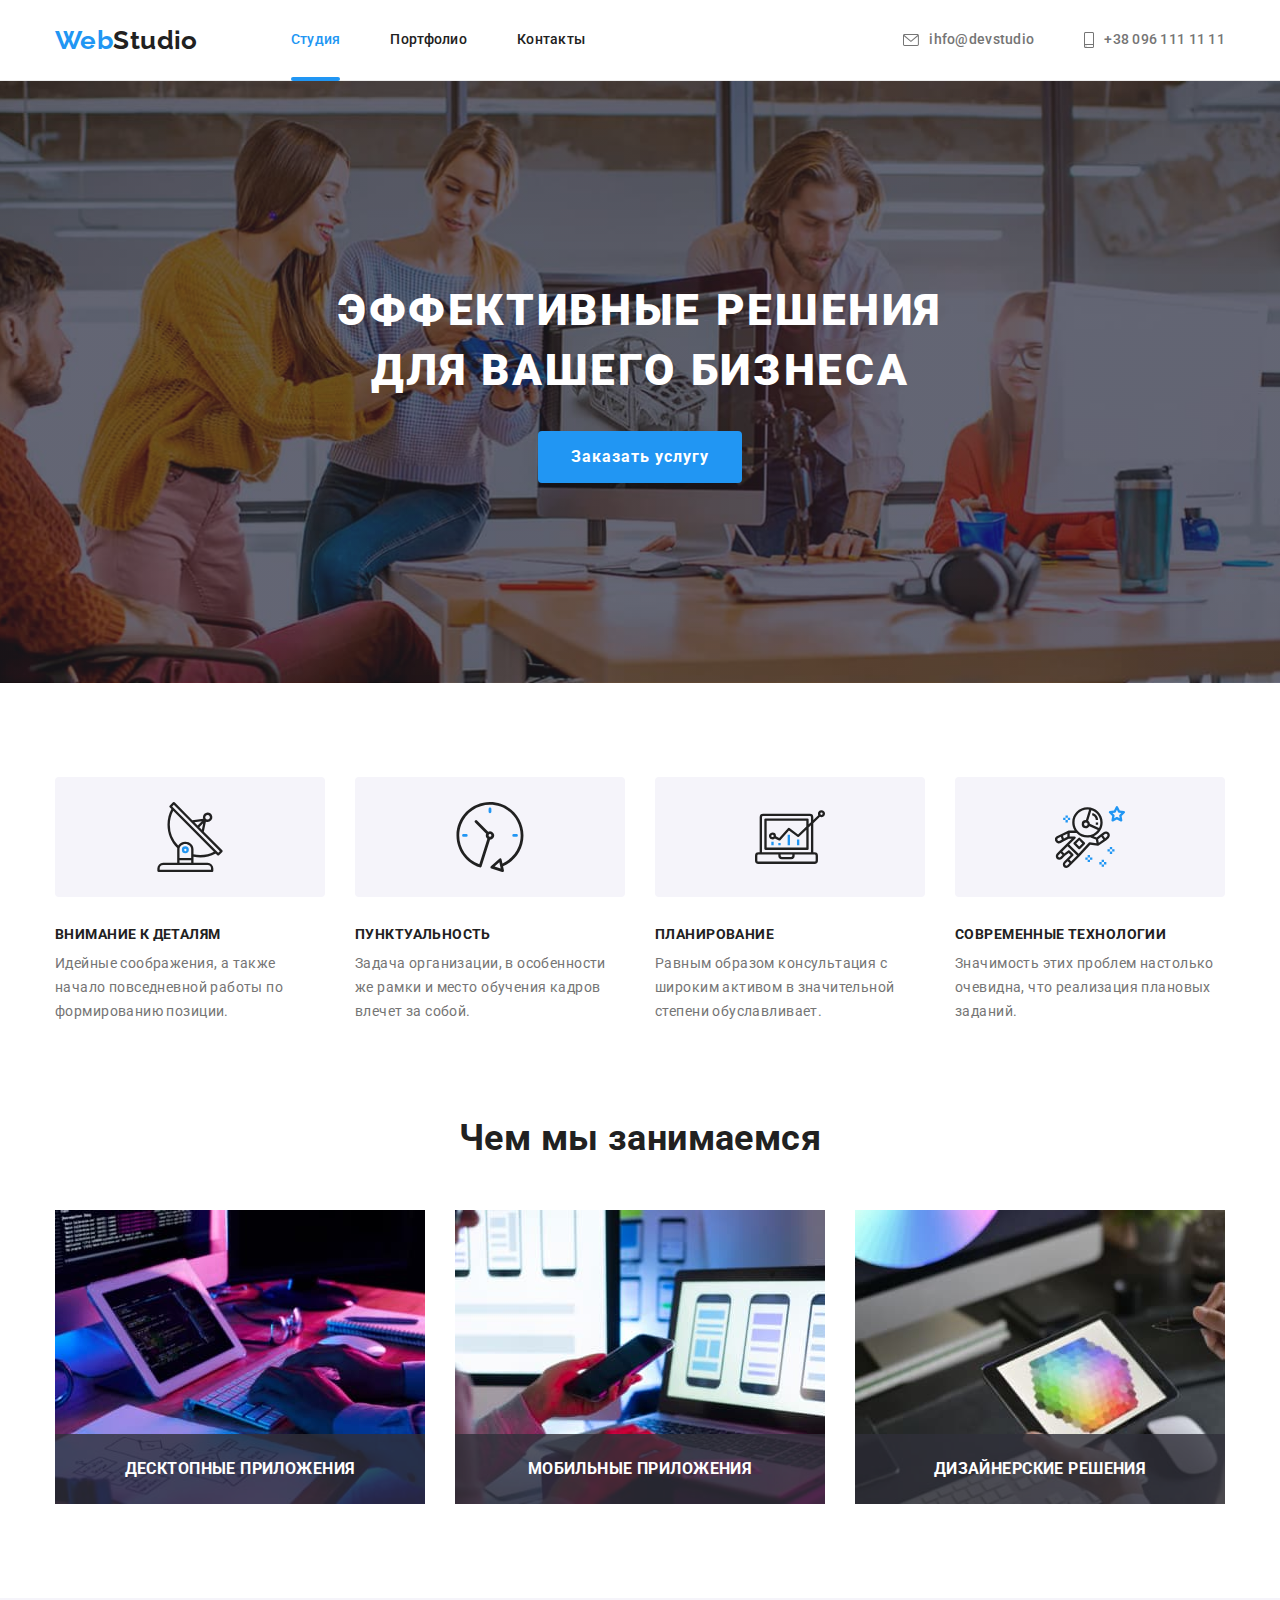
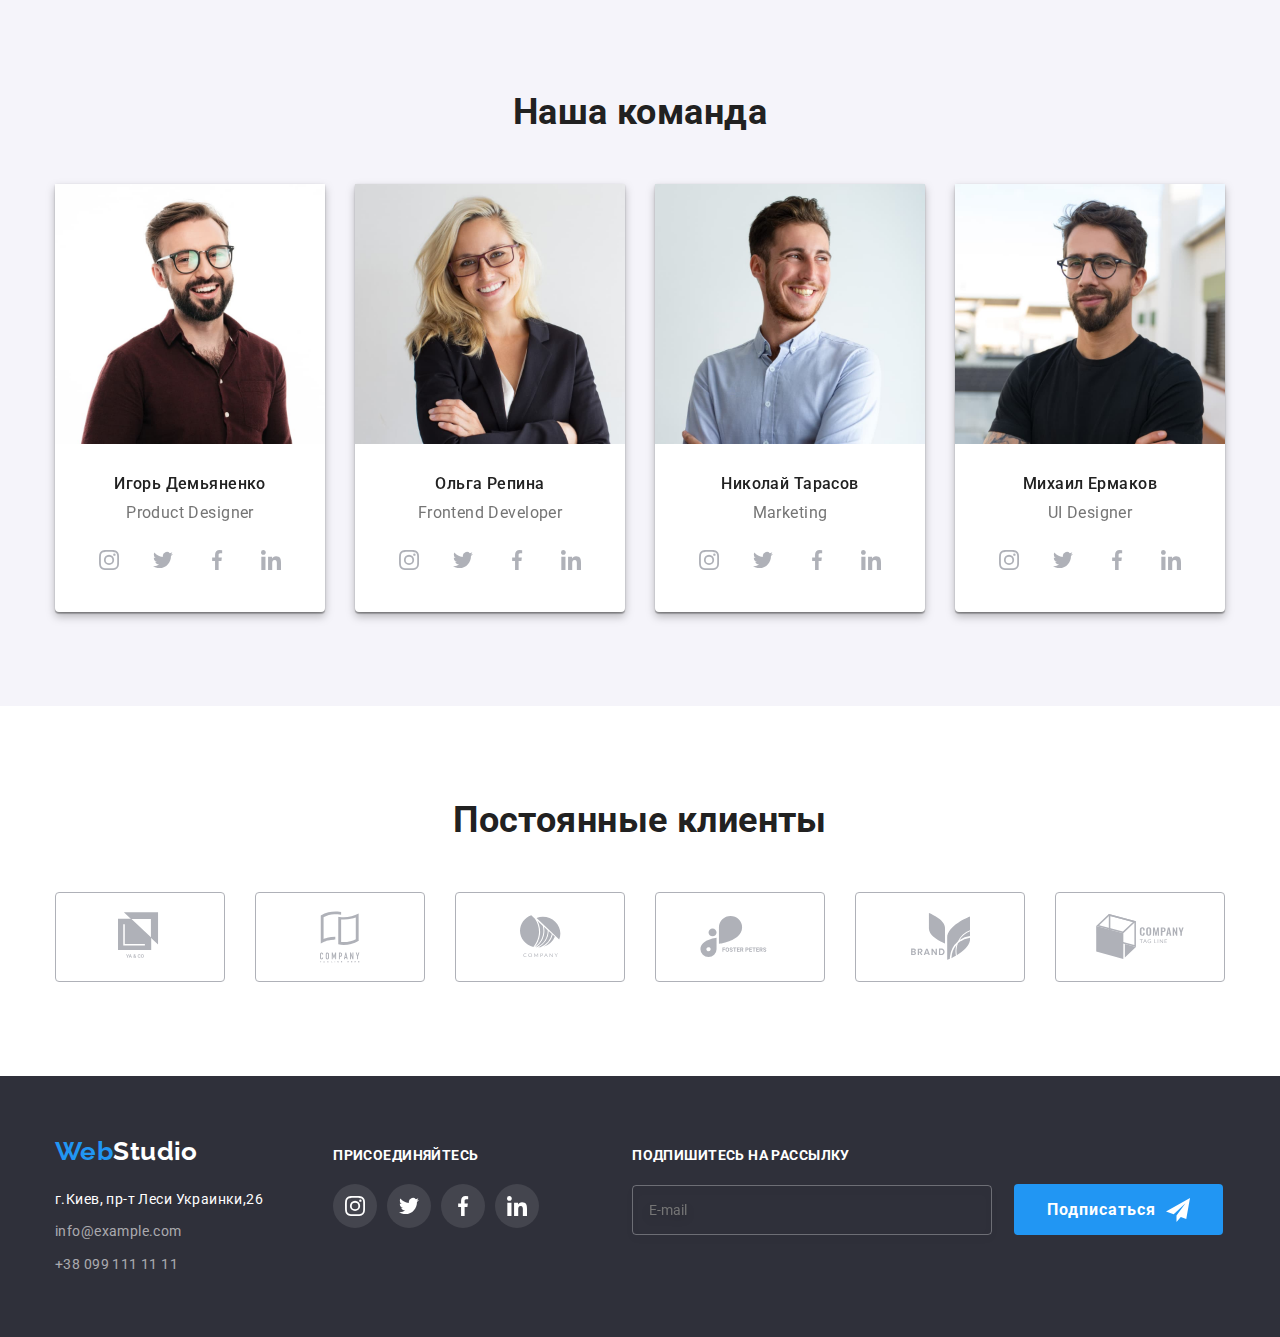
<file: index.html>
<!DOCTYPE html>
<html lang="ru">

<head>
    <meta charset="UTF-8">
    <meta http-equiv="X-UA-Compatible" content="IE=edge">
    <meta name="viewport" content="width=device-width, initial-scale=1.0">
    <title>Студия</title>
    <link rel="preconnect" href="https://fonts.gstatic.com">
    <link
        href="https://fonts.googleapis.com/css2?family=Raleway:wght@700&family=Roboto:wght@400;500;700;900&display=swap"
        rel="stylesheet">
        <link rel="stylesheet" href="https://cdnjs.cloudflare.com/ajax/libs/modern-normalize/1.0.0/modern-normalize.min.css">
    <link rel="stylesheet" href="./css/styles.css">
</head>

<body>

    <header class="page-header">
        <div class="container main-nav ">
        <nav>
            <div class="navigation">
            <a href="#" class="gen-logo">Web<span class="logo2">Studio</span></a>
            <ul class="site-nav list">
                <li class="nav-item"><a href="#" class="link current">Студия</a></li>
                <li class="nav-item"><a href="./portfolio.html" class="link">Портфолио</a></li>
                <li class="nav-item"><a href="#" class="link">Контакты</a></li>
            </ul>
            </div>
        </nav>
            <div class="mini-icons">
            <ul class="contacts list">
            <li class="contact-item">
                <a href="mailto:ihfo@devstudio" class="mini-icon link">
                <svg class="contact-icon" width="16" height="12">
                    <use href="./images/icons.svg#icon-envelope"  >
                    </use>
                </svg>
                ihfo@devstudio</a>
            </li>

            <li class="contact-item">
                <a href="tel:+380961111111" class="mini-icon link">
                <svg class="contact-icon" width="10" height="16">
                    <use href="./images/icons.svg#icon-smartphone" >
                    </use>
                    </svg>
                     +38 096 111 11 11</a>
                </li>
             </ul>
             </div>
        </div>
    </header>

    <main>
        <!-- hero -->
        <section class="hero">
            <h1 class="hero-list">ЭФФЕКТИВНЫЕ РЕШЕНИЯ <br> ДЛЯ ВАШЕГО БИЗНЕСА
            </h1>
            <button type="button" class="btn-primary " data-modal-open>Заказать услугу</button>
        </section>
        <!-- /hero -->
        <!-- description -->
        
        <section class="feature-list">
            <div class="container">
    
                <ul class="features list">
                    <li class="feature-item icon-antenna">
                        <div class="icon-block">
                            <svg class="features-icon">
                            <use href="./images/icons.svg#icon-antenna">
                            </use>
                            </svg>
                        </div>
                        <h3 class="title">Внимание к деталям</h3>
                        <p>Идейные соображения, а также начало повседневной работы по формированию позиции.</p>
                    </li>

                    <li class="feature-item">
                        <div class="icon-block">
                            <svg class="features-icon">
                            <use href="./images/icons.svg#icon-clock">
                            </use>
                            </svg>
                        </div>
                        <h3 class="title">Пунктуальность</h3>
                        <p>Задача организации, в особенности же рамки и место обучения кадров влечет за собой.</p>
                    </li>

                    <li class="feature-item icon-diagram">
                        <div class="icon-block">
                            <svg class="features-icon">
                            <use href="./images/icons.svg#icon-diagram">
                            </use>
                            </svg>
                        </div>
                        <h3 class="title">Планирование</h3>
                        <p>Равным образом консультация с широким активом в значительной степени обуславливает.</p>
                    </li>

                    <li class="feature-item icon-astronaut">
                        <div class="icon-block">
                            <svg class="features-icon">
                            <use href="./images/icons.svg#icon-astronaut">
                            </use>
                            </svg>
                        </div>
                        <h3 class="title">Современные технологии</h3>
                        <p>Значимость этих проблем настолько очевидна, что реализация плановых заданий.</p>
                    </li>
                </ul>
                </div>
            </section>
            
        <!-- /description -->
        <!-- do -->
                <section class="section">
                <div class="container">
                <h2 class="section-title">
                    Чем мы занимаемся
                </h2>
                <ul class="images-do list">
                    <li class="image-do">
                        <div class="image-box">
                        <img src="./images/box1.jpg" alt="Структура" width="370" height="294">
                    <h3 class="title-do">Десктопные приложения</h3>
                        </div>
                    </li>

                    <li class="image-do">
                        <div class="image-box">
                        <img src="./images/box2.jpg" alt="Стили" width="370" height="294">
                    <h3 class="title-do">Мобильные приложения</h3>
                        </div>
                    </li>

                    <li class="image-do">
                        <div class="image-box">
                        <img src="./images/box3.jpg" alt="Спектр" width="370" height="294">
                    <h3 class="title-do">Дизайнерские решения</h3>
                        </div>
                    </li>
                </ul>
                </div>
            </section>
            
            <!-- /do -->
            
            <!-- team -->

            
                <section class="section team">
                    <div class="container">
                    <h2 class="teams-title">
                        Наша команда
                    </h2>
                    <ul class="cadres list">
                        <li class="our-cadres">
                                    <div class="cadres-thumb">
                                    <img src="./images/img1.jpg" alt="Демьяненко" width="270" height="260">
                                    </div>
                                    <div class="cadres-content">
                                    <h3 class="team-title">Игорь Демьяненко</h3>
                                    <p class="team-dsr">Product Designer</p>
                                <ul class="actions list">
                                    <li class="bits">
                                        <a href="#" class="action" aria-label="Инстаграм">
                                            <svg class="btn-icon" width="20" height="20">
                                                <use href="./images/icons.svg#icon-instagram">
                                                </use>
                                            </svg>
                                        </a>
                                    </li>
                                
                                    <li class="bits">
                                        <a href="#" class="action" aria-label="Твиттер">
                                            <svg class="btn-icon" width="20" height="20">
                                                <use href="./images/icons.svg#icon-twitter">
                                                </use>
                                            </svg>
                                        </a>
                                    </li>
                                
                                    <li class="bits">
                                        <a href="#" class="action" aria-label="Фейсбук">
                                            <svg class="btn-icon" width="20" height="20">
                                                <use href="./images/icons.svg#icon-facebook">
                                                </use>
                                            </svg>
                                        </a>
                                    </li>
                                
                                    <li class="bits">
                                        <a href="#" class="action" aria-label="ЛинкедИн">
                                            <svg class="btn-icon" width="20" height="20">
                                                <use href="./images/icons.svg#icon-linkedin">
                                                </use>
                                            </svg>
                                        </a>
                                    </li>
                                </ul>
                                </div>
                                
                                </li>

                        <li class="our-cadres">
                                    <div class="cadres-thumb">
                                    <img src="./images/img2.jpg" alt="Репина" width="270" height="260">
                                </div>
                                    <div class="cadres-content">
                                    <h3 class="team-title">Ольга Репина</h3>
                                    <p class="team-dsr">Frontend Developer</p>
                                <ul class="actions list">
                                    <li class="bits">
                                        <a href="#" class="action" aria-label="Инстаграм">
                                            <svg class="btn-icon" width="20" height="20">
                                                <use href="./images/icons.svg#icon-instagram">
                                                </use>
                                            </svg>
                                        </a>
                                    </li>
                                
                                    <li class="bits">
                                        <a href="#" class="action" aria-label="Твиттер">
                                            <svg class="btn-icon" width="20" height="20">
                                                <use href="./images/icons.svg#icon-twitter">
                                                </use>
                                            </svg>
                                        </a>
                                    </li>
                                
                                    <li class="bits">
                                        <a href="#" class="action" aria-label="Фейсбук">
                                            <svg class="btn-icon" width="20" height="20">
                                                <use href="./images/icons.svg#icon-facebook">
                                                </use>
                                            </svg>
                                        </a>
                                    </li>
                                
                                    <li class="bits">
                                        <a href="#" class="action" aria-label="ЛинкедИн">
                                            <svg class="btn-icon" width="20" height="20">
                                                <use href="./images/icons.svg#icon-linkedin">
                                                </use>
                                            </svg>
                                        </a>
                                    </li>
                                </ul>
                                </div>
                                
                                </li>

                        <li class="our-cadres">
                                    <div class="cadres-thumb">
                                    <img src="./images/img3.jpg" alt="Тарасов" width="270" height="260">
                                </div>
                                    <div class="cadres-content">
                                    <h3 class="team-title">Николай Тарасов</h3>
                                    <p class="team-dsr">Marketing</p>
                                 <ul class="actions list">
                                    <li class="bits">
                                        <a href="#" class="action" aria-label="Инстаграм">
                                            <svg class="btn-icon" width="20" height="20">
                                                <use href="./images/icons.svg#icon-instagram">
                                                </use>
                                            </svg>
                                        </a>
                                    </li>
                                
                                    <li class="bits">
                                        <a href="#" class="action" aria-label="Твиттер">
                                            <svg class="btn-icon" width="20" height="20">
                                                <use href="./images/icons.svg#icon-twitter">
                                                </use>
                                            </svg>
                                        </a>
                                    </li>
                                
                                    <li class="bits">
                                        <a href="#" class="action" aria-label="Фейсбук">
                                            <svg class="btn-icon" width="20" height="20">
                                                <use href="./images/icons.svg#icon-facebook">
                                                </use>
                                            </svg>
                                        </a>
                                    </li>
                                
                                    <li class="bits">
                                        <a href="#" class="action" aria-label="ЛинкедИн">
                                            <svg class="btn-icon" width="20" height="20">
                                                <use href="./images/icons.svg#icon-linkedin">
                                                </use>
                                            </svg>
                                        </a>
                                    </li>
                                </ul>
                                </div>
                                
                                </li>
                                
                        <li class="our-cadres">
                                    <div class="cadres-thumb">
                                    <img src="./images/img4.jpg" alt="Ермаков" width="270" height="260">
                                </div>
                                    <div class="cadres-content">
                                    <h3 class="team-title">Михаил Ермаков</h3>
                                    <p class="team-dsr">UI Designer</p>
                                <ul class="actions list">
                                    <li class="bits">
                                        <a href="#" class="action" aria-label="Инстаграм">
                                            <svg class="btn-icon" width="20" height="20">
                                                <use href="./images/icons.svg#icon-instagram">
                                                </use>
                                            </svg>
                                        </a>
                                    </li>
                                
                                    <li class="bits">
                                        <a href="#" class="action" aria-label="Твиттер">
                                            <svg class="btn-icon" width="20" height="20">
                                                <use href="./images/icons.svg#icon-twitter">
                                                </use>
                                            </svg>
                                        </a>
                                    </li>
                                
                                    <li class="bits">
                                        <a href="#" class="action" aria-label="Фейсбук">
                                            <svg class="btn-icon" width="20" height="20">
                                                <use href="./images/icons.svg#icon-facebook">
                                                </use>
                                            </svg>
                                        </a>
                                    </li>
                                
                                    <li class="bits">
                                        <a href="#" class="action" aria-label="ЛинкедИн">
                                            <svg class="btn-icon" width="20" height="20">
                                                <use href="./images/icons.svg#icon-linkedin">
                                                </use>
                                            </svg>
                                        </a>
                                    </li>
                                </ul>
                                </div>
                                
                                </li>
                    </ul>
                    </div>
                </section>
            
            <!-- /team -->
       <!-- clients -->
       
    <section class="section">
       <div class="container">
            <h2 class="clients-title">
               Постоянные клиенты
           </h2>
           <ul class="regular-clients list">
               <li class="regular-box"> 
                <a href="#" class="regular-client-link">
                    <svg class="client-icon" width="44.27px" height="49.23px">
                    <use href="./images/icons.svg#icon-logo1">
                    </use>
                    </svg>
                </a>
                </li>

            <li class="regular-box">
                    <a href="#" class="regular-client-link">
                    <svg class="client-icon" width="40px" height="52px">
                        <use href="./images/icons.svg#icon-logo2">
                        </use>
                    </svg>
                    </a>
            </li>

            <li class="regular-box">
                    <a href="#" class="regular-client-link">
                    <svg class="client-icon" width="41px" height="42.6px">
                        <use href="./images/icons.svg#icon-logo3">
                        </use>
                    </svg>
                    </a>
            </li>

            <li class="regular-box">
                    <a href="#" class="regular-client-link">
                    <svg class="client-icon" width="79.66px" height="42.02px">
                        <use href="./images/icons.svg#icon-logo4">
                        </use>
                    </svg>
                    </a>
                
            </li>

            <li class="regular-box">
                    <a href="#" class="regular-client-link">
                    <svg class="client-icon" width="59px" height="47px">
                        <use href="./images/icons.svg#icon-logo5">
                        </use>
                    </svg>
                    </a>
                
            </li>

            <li class="regular-box">
                    <a href="#" class="regular-client-link">
                    <svg class="client-icon" width="88.48px" height="45.44px">
                        <use href="./images/icons.svg#icon-logo6">
                        </use>
                    </svg>
                    </a>
                
            </li>
           </ul>

        </div>
        </section>
       <!-- /clients -->
    </main>

    
        <footer class="basement">
            
            <!-- contacts -->
            
                <div class="container main-footer">
                    <section class="details">
                <a href="#" class="gen-logo">Web<span class="logo3">Studio</span></a>
                <address class="address-footer">
                    <p class="address"> г.Киев, пр-т Леси Украинки,26</p>
                    <ul class="detail list">
                        <li>
                            <a href="mailto:info@example.com" class="link">info@example.com</a>
                        </li>
                        <li>
                            <a href="tel:+380991111111" class="link">+38 099 111 11 11</a>
                        </li>
                    </ul>
                </address>
                
                </section>
                <section class="join">
                    <h3 class="join-title">Присоединяйтесь</h3>
                    <ul class="join-list list">
                        <li class="join-links">
                            <a href="" class="link join-link" aria-label="Инстаграм">
                                <svg class="join-icon">
                                    <use href="./images/icons.svg#icon-instagram"></use>
                                </svg>
                            </a>
                        </li>
                        <li class="join-links">
                            <a href="" class="link join-link" aria-label="Твиттер">
                                <svg class="join-icon">
                                    <use href="./images/icons.svg#icon-twitter"></use>
                                </svg>
                            </a>
                        </li>
                        <li class="join-links">
                            <a href="" class="link join-link" aria-label="Фейсбук">
                                <svg class="join-icon">
                                    <use href="./images/icons.svg#icon-facebook"></use>
                                </svg>
                            </a>
                        </li>
                        <li class="join-links">
                            <a href="" class="link join-link" aria-label="Линкедин">
                                <svg class="join-icon">
                                    <use href="./images/icons.svg#icon-linkedin"></use>
                                </svg>
                            </a>
                        </li>
                    </ul>
                </section>
                <section class="subscribe">
                    <h3 class="subscribe-title">Подпишитесь на рассылку</h3>
                    <form class="form">
                        <input type="email" name="mail" class="form-send" autocomplete="off" placeholder="E-mail"> 
                        <button type="submit" class="btn-send">Подписаться
                           <svg class="icon-send">
                            <use href="./images/icons.svg#icon-send">

                            </use>

                            </svg> 
                        </button>                       
                    </form>

                </section>
                </div>
            <!-- /contacts -->
            
        </footer>
    <div class="backdrop is-hidden" data-modal>
        <div class="modal">
            <button type="button" class="close" data-modal-close>
                <svg class="icon-close" >
                    <use href="./images/icons.svg#icon-closex">
                    </use>
                    </svg>
            </button>
            <h2 class="modal-title">Оставьте свои данные, мы вам перезвоним</h2>
            <form class="modal-form">
                <div class="form-data">
                <div class="modal-box">
                    <label for="name" class="label">Имя</label>
                    <input type="text" name="name" id="name" autocomplete="off" class="input">
                    <svg class="icon-form name">
                        <use href="./images/icons.svg#icon-person-black"></use>
                    </svg>
                </div>
                <div class="modal-box">
                    <label for="tel" class="label">Телефон</label>
                    <input type="tel" name="tel" id="tel" autocomplete="off" class="input">
                    <svg class="icon-form tel">
                        <use href="./images/icons.svg#icon-phone-black"></use>
                    </svg>
                </div>
                
                <div class="modal-box">
                    <label for="mail" class="lable">Почта</label>
                    <input type="email" name="mail" id="mail" autocomplete="off" class="input">
                    <svg class="icon-form email">
                        <use href="./images/icons.svg#icon-email-black"></use>
                    </svg>
                </div>
                
                <label for="comment" class="label">Комментарий</label>
                <textarea name="comment" id="comment" class="textarea" placeholder="Введите текст"></textarea>
                
                <div class="checkbox">
                    <input type="checkbox" name="policy" id="policy" class="icon-input visually-hidden">
                    <label for="policy" class="label-check">Соглашаюсь с рассылкой и принимаю <a href="" class="policy-link">Условия договора</a></label>
                              
                </div>
                </div>
                
                <button type="submit" class="btn-primary">Отправить</button>
            </form>
        </div>

    </div>
    <script src="./js/modal.js">
    </script>

</body>

</html>
</file>
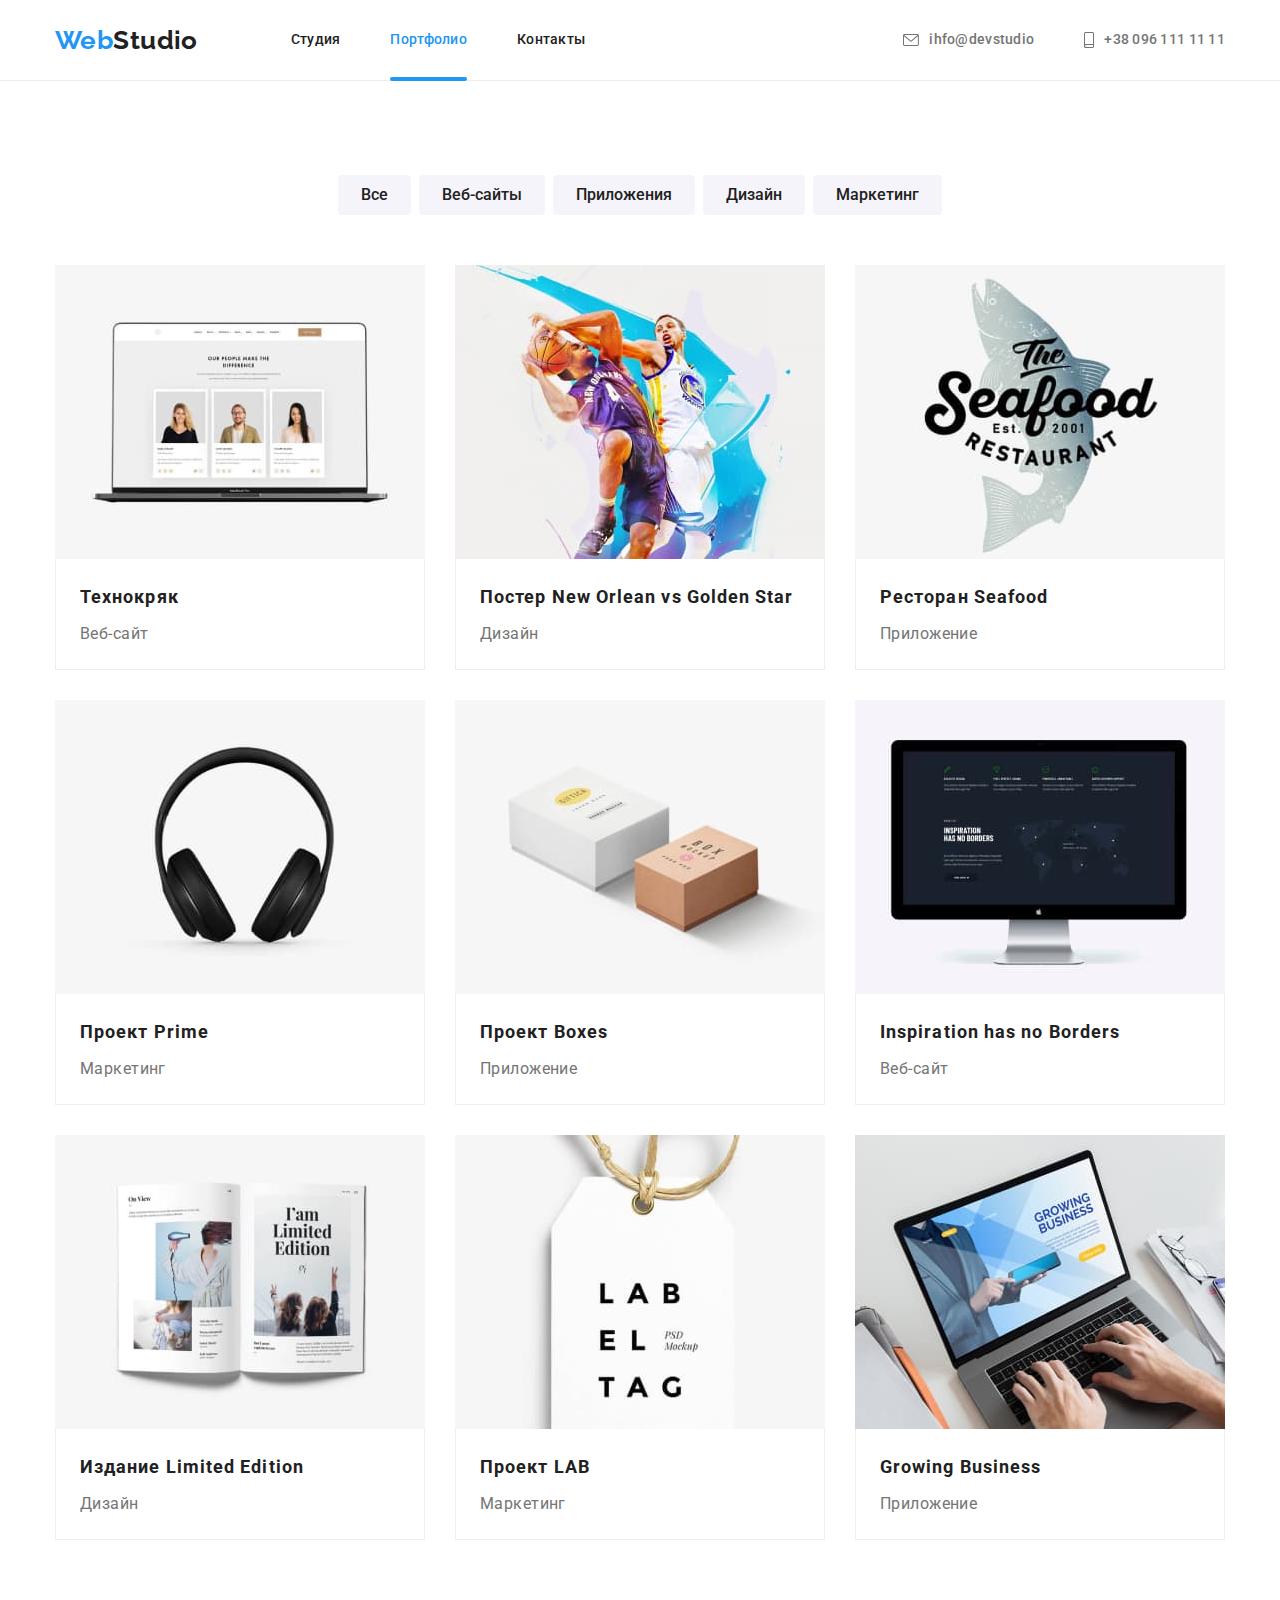
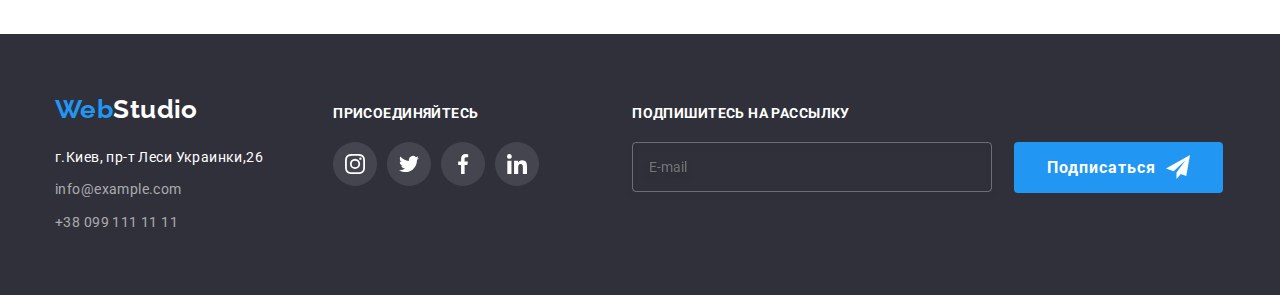
<file: portfolio.html>
<!DOCTYPE html>
<html lang="ru">

<head>
    <meta charset="UTF-8">
    <meta http-equiv="X-UA-Compatible" content="IE=edge">
    <meta name="viewport" content="width=device-width, initial-scale=1.0">
    <title>Портфолио</title>
    <link rel="preconnect" href="https://fonts.gstatic.com">
    <link
        href="https://fonts.googleapis.com/css2?family=Raleway:wght@700&family=Roboto:wght@400;500;700;900&display=swap"
        rel="stylesheet">
        <link rel="stylesheet" href="https://cdnjs.cloudflare.com/ajax/libs/modern-normalize/1.0.0/modern-normalize.min.css">
    <link rel="stylesheet" href="./css/styles.css">
</head>

<body>

    <header class="page-header">
        <div class="container main-nav">
        <nav class="navigation">
            <a href="#" class="gen-logo">Web<span class="logo2">Studio</span></a>
            <ul class="site-nav list">
                <li class="nav-item"><a href="./index.html" class="link ">Студия</a></li>
                <li class="nav-item"><a href="#" class="link current">Портфолио</a></li>
                <li class="nav-item"><a href="#" class="link">Контакты</a></li>

            </ul>
        </nav>
        <div class="mini-icons">
            <ul class="contacts list">
                <li class="contact-item">
                    <a href="mailto:ihfo@devstudio" class="mini-icon link">
                        <svg class="contact-icon" width="16" height="12">
                            <use href="./images/icons.svg#icon-envelope">
                            </use>
                        </svg>
                        ihfo@devstudio</a>
                </li>
        
                <li class="contact-item">
                    <a href="tel:+380961111111" class="mini-icon link">
                        <svg class="contact-icon" width="10" height="16">
                            <use href="./images/icons.svg#icon-smartphone">
                            </use>
                        </svg>
                        +38 096 111 11 11</a>
                </li>
            </ul>
        </div>
        </div>
        </header>
    <main>
        <!--  -->
        
            <section class="section">
                <div class="container">
                <h2 hidden>Фильтр</h2>
                <ul class="filter list">
                    <li class="filter-btn"><button type="button" class="link">Все</button></li>
                    <li class="filter-btn"><button type="button" class="link">Веб-сайты</button></li>
                    <li class="filter-btn"><button type="button" class="link">Приложения</button></li>
                    <li class="filter-btn"><button type="button" class="link">Дизайн</button></li>
                    <li class="filter-btn"><button type="button" class="link">Маркетинг</button></li>
                </ul>
                <ul class="items list">
                    <li class="cards">
                        <article class="card-article">
                        <div class="card-thumb"> 
                             <img src="./images/website-laptop.jpg" alt="веб-сайт технокряк" width="370" height="294">
                             <p class="description">Технокряк это современная площадка распространения коронавируса. Компании используют эту платформу для цифрового
                                шпионажа и атак на защищённые сервера конкурентов.</p>
                        </div>
                        <div class="card-content">
                            <h3 class="item">Технокряк</h3>
                            <p class="item-text">Веб-сайт</p>
                        </div>
                        </article>
                    </li>

                    <li class="cards">
                        <article class="card-article">
                            <div class="card-thumb">
                              <img src="./images/design-poster.jpg" alt="дизайн постер" width="370" height="294">
                            <p class="description">Технокряк это современная площадка распространения коронавируса. Компании используют эту
                                платформу для цифрового
                                шпионажа и атак на защищённые сервера конкурентов.</p>
                            </div>
                        <div class="card-content">
                        <h3 class="item">Постер New Orlean vs Golden Star</h3>
                        <p class="item-text">Дизайн</p>
                        </div>
                        </article>
                    </li>

                    <li class="cards">
                        <article class="card-article">
                            <div class="card-thumb">
                               <img src="./images/application-restaurant.jpg" alt="приложение ресторан" width="370" height="294">
                            <p class="description">Технокряк это современная площадка распространения коронавируса. Компании используют эту
                                платформу для цифрового
                                шпионажа и атак на защищённые сервера конкурентов.</p>
                            </div>
                        <div class="card-content">
                        <h3 class="item">Ресторан Seafood</h3>
                        <p class="item-text">Приложение</p>
                        </div>
                        </article>
                    </li>
                    
                    <li class="cards">
                        <article class="card-article">
                            <div class="card-thumb">
                               <img src="./images/marketing-prime.jpg" alt="маркетинг прайм" width="370" height="294">
                                <p class="description">Технокряк это современная площадка распространения коронавируса. Компании используют эту
                                    платформу для цифрового
                                    шпионажа и атак на защищённые сервера конкурентов.</p>
                            </div>
                        <div class="card-content">
                        <h3 class="item">Проект Prime</h3>
                        <p class="item-text">Маркетинг</p>
                        </div>
                        </article>
                    </li>

                    <li class="cards">
                        <article class="card-article">
                            <div class="card-thumb">
                             <img src="./images/application-boxes.jpg" alt="приложение коробки" width="370" height="294">
                                <p class="description">Технокряк это современная площадка распространения коронавируса. Компании используют эту
                                    платформу для цифрового
                                    шпионажа и атак на защищённые сервера конкурентов.</p>
                            </div>
                        <div class="card-content">
                        <h3 class="item">Проект Boxes</h3>
                        <p class="item-text">Приложение</p>
                        </div>
                        </article>
                    </li>

                    <li class="cards">
                        <article class="card-article">
                            <div class="card-thumb">
                            <img src="./images/website-inspiration.jpg" alt="веб-сайт вдохновение" width="370" height="294">
                                 <p class="description">Технокряк это современная площадка распространения коронавируса. Компании используют эту
                            платформу для цифрового
                            шпионажа и атак на защищённые сервера конкурентов.</p>
                        </div>
                        <div class="card-content">
                        <h3 class="item">Inspiration has no Borders</h3>
                        <p class="item-text">Веб-сайт</p>
                       </div>
                       </article>
                    </li>

                    <li class="cards">
                        <article class="card-article">
                            <div class="card-thumb">
                              <img src="./images/design-limited.jpg" alt="дизайн издание" width="370" height="294">
                             <p class="description">Технокряк это современная площадка распространения коронавируса. Компании используют эту
                            платформу для цифрового
                            шпионажа и атак на защищённые сервера конкурентов.</p>
                            </div>
                        <div class="card-content">
                        <h3 class="item">Издание Limited Edition</h3>
                        <p class="item-text">Дизайн</p>
                        </div>
                        </article>
                    </li>

                    <li class="cards">
                        <article class="card-article">
                            <div class="card-thumb">
                              <img src="./images/marketing-lab.jpg" alt="маркетинг лаб" width="370" height="294">
                            <p class="description">Технокряк это современная площадка распространения коронавируса. Компании используют эту
                                платформу для цифрового
                                шпионажа и атак на защищённые сервера конкурентов.</p>
                            </div>
                        <div class="card-content">
                        <h3 class="item">Проект LAB</h3>
                        <p class="item-text">Маркетинг</p>
                         
                    </div>
                        </article>
                    </li>
                    
                    <li class="cards">
                        <article class="card-article">
                            <div class="card-thumb">
                             <img src="./images/application-growing.jpg" alt="приложение бизнес" width="370" height="294">
                             <p class="description">Технокряк это современная площадка распространения коронавируса. Компании используют эту
                            платформу для цифрового
                            шпионажа и атак на защищённые сервера конкурентов.</p>
                            </div>
                        <div class="card-content">
                        <h3 class="item">Growing Business</h3>
                        <p class="item-text">Приложение</p>
                        </div>
                        </article>
                    </li>
                </ul>
                </div>
            </section>
        
        <!--/  -->
    </main>
   
        <footer class="basement">
            <!-- contacts -->
                <div class="container main-footer">
                <section class="details">
                    <a href="#" class="gen-logo">Web<span class="logo3">Studio</span></a>
                    <address class="address-footer">
                        <p class="address"> г.Киев, пр-т Леси Украинки,26</p>
                        <ul class="detail list">
                            <li>
                                <a href="mailto:info@example.com" class="link">info@example.com</a>
                            </li>
                            <li>
                                <a href="tel:+380991111111" class="link">+38 099 111 11 11</a>
                            </li>
                        </ul>
                    </address>
                </section>
                <section class="join">
                    <h3 class="join-title">Присоединяйтесь</h3>
                    <ul class="join-list list">
                        <li class="join-links">
                            <a href="" class="link join-link" aria-label="Инстаграм">
                                <svg class="join-icon">
                                    <use href="./images/icons.svg#icon-instagram"></use>
                                </svg>
                            </a>
                        </li>
                        <li class="join-links">
                            <a href="" class="link join-link" aria-label="Твиттер">
                                <svg class="join-icon">
                                    <use href="./images/icons.svg#icon-twitter"></use>
                                </svg>
                            </a>
                        </li>
                        <li class="join-links">
                            <a href="" class="link join-link" aria-label="Фейсбук">
                                <svg class="join-icon">
                                    <use href="./images/icons.svg#icon-facebook"></use>
                                </svg>
                            </a>
                        </li>
                        <li class="join-links">
                            <a href="" class="link join-link" aria-label="Линкедин">
                                <svg class="join-icon">
                                    <use href="./images/icons.svg#icon-linkedin"></use>
                                </svg>
                            </a>
                        </li>
                    </ul>
                </section>
                <section class="subscribe">
                    <h3 class="subscribe-title">Подпишитесь на рассылку</h3>
                    <form class="form">
                        <input type="email" name="mail" class="form-send" autocomplete="off" placeholder="E-mail">
                        <button type="submit" class="btn-send">Подписаться
                            <svg class="icon-send">
                                <use href="./images/icons.svg#icon-send">
                
                                </use>
                
                            </svg>
                        </button>
                    </form>
                
                </section>
            </div>
            <!-- /contacts -->
        </footer>
   
</body>

</html>
</file>
<file: css/styles.css>
/* цвет основного текста #212121; */
/* вторичный цвет текста #757575; */
/* белый #FFFFFF; */
/* акцент синий #2196F3; */
/* контакты футер rgba(255, 255, 255, 0.6); */
/* основной цвет фона #FFFFFFF; */
/* вторичный цвет фона #2F303A;*/
/* дополнительный цвет фона #F5F4FA; */
:root {
  --primary-text-color: #757575;
  --title-text-color: #212121;
  --accent-color: #2196f3;
  --white-color: #ffffff;
  --background-color: #ffffff;
  --background-grey: #f5f4fa;
  --background-dark: #2f303a;
  --transparent-white: rgba(255, 255, 255, 0.6);
  --header-border: rgba(236, 236, 236, 1);
  --card-border: #EEEEEE;
  --icon-color: rgba(175, 177, 184, 1); 
}
body {
  color: var(--primary-text-color);
  background-color: var(--background-color);
  font-family: Roboto, sans-serif;
  font-size: 14px;
  line-height: 1.71;
  letter-spacing: 0.03em;
}

/* utilities */
.list {
  padding: 0;
  margin: 0;
  list-style: none;
}

img {
  display: block;
  }

.container {

  margin-left: auto;
  margin-right: auto;
  width: 1200px;
  padding-left: 15px;
  padding-right: 15px;
  }

/* page header */

.page-header {
background-color: var (var(--white-color));
border-bottom: 1px solid var(--header-border); 
}




/* logo */
 .contacts .link:hover,
.contacts .link:focus {
color: var(--accent-color);

}


.gen-logo {
  color: var(--accent-color);
  text-decoration: none;
  font-family: Raleway;
  sans-serif;
  font-weight: 700;
  font-size: 26px;
  line-height: 1.19;
}

.logo2 {
  color: var(--title-text-color);
}
.logo3 {
  color: var(--white-color);
}

 .main-nav {
  display: flex;
  align-items: center;
} 
.navigation {
  display:flex;
  align-items: center;
  
}


/* site nav */
.site-nav {
  
  display: flex;
  margin-left: 93px;
}

.site-nav .nav-item + .nav-item{
  margin-left: 50px;
}

.site-nav .link.current {
  color: var(--accent-color);
  position: relative;  
 
}

.site-nav .link.current::after {
  content: "";
  position: absolute; 
  left: 0;
  bottom: -1px;

  display: block;
  width: 100%;
  height: 4px;
  background-color: var(--accent-color);
  border-radius: 2px;

}


.site-nav .link {
  display: block;
  padding-top: 32px;
  padding-bottom: 32px;

  color: var(--title-text-color);
  font-weight: 500;
  font-size: 14px;
  line-height: 1.14;
  letter-spacing: 0.02em;
  text-decoration: none;

  transition: color 250ms cubic-bezier(0.4, 0, 0.2, 1);
}

.site-nav .link:hover,
.site-nav .link:focus {
  color: var(--accent-color);
}

/* hero */
.hero {
  
  padding-top: 200px;
  padding-bottom: 200px;
  text-align: center;
  background-color: rgba(196,196,196,1);
  
  max-width: 1600px;
  margin-left: auto;
  margin-right: auto;
  background-image: linear-gradient( to right ,
  rgba(47, 48, 58, 0.4),
  rgba(47, 48, 58, 0.4) ) , 
  url("../images/background-hero.jpg");
  background-repeat: no-repeat;
  background-position: center;
  background-size: cover;
}

.hero-list {
  margin-top: 0;
  margin-bottom: 30px;
  
  color: var(--white-color);
  font-weight: 900;
  font-size: 44px;
  line-height: 1.36;
  letter-spacing: 0.06em;
}



/* feature list */
.features {
  display: flex;
 }

.features .feature-item {
  width: 270px;
  margin-right: 30px;
  }

.features .feature-item:nth-child(4n){
  margin-right: 0;
  }
.icon-block {
  display: flex;
  justify-content: center;
  align-items: center;
  border-radius: 4px;
  height: 120px;
  background-color:rgba(245,244,250,1);
}
.features-icon{
  
  width: 70px;
  height: 70px;
}
  
.images-do {
 
  display:flex;
}

.images-do .image-do + .image-do {
  margin-left: 30px;
}

.image-box {
 position: relative;
}

.title-do {
position: absolute;
display: flex;
justify-content: center;
align-items: center;
left: 0;
bottom: 0;

width: 100%;
height: 70px;
margin: 0;
padding: 0;

font-weight: 700;
line-height: 1.14;
text-align: center;
text-transform: uppercase;

color: var(--white-color) ;
background-color: rgba(47, 48, 58, 0.8);
}


/* cadres */

.cadres {
  display: flex;
   }


.our-cadres {

  box-shadow: 0px 1px 3px rgba(0, 0, 0, 0.12),
   0px 1px 1px rgba(0, 0, 0, 0.14), 
   0px 2px 1px rgba(0, 0, 0, 0.2);
  border-radius: 0px 0px 4px 4px;
  filter: drop-shadow(0px 4px 4px rgba(0, 0, 0, 0.25));
  
  width: 270px;
  background-color: var(--background-color);
}
.cadres .our-cadres + .our-cadres {
  margin-left: 30px;
}

.cadres-content {
  padding-top: 30px;
  padding-bottom: 30px;
  padding-left: 30px;
  padding-right: 30px;
  }


/* section and team */
.section-title,
.teams-title,
.clients-title {
  margin-top: 0;
  margin-bottom: 50px;

  color: var(--title-text-color);

  font-weight: 700;
  font-size: 36px;
  line-height: 1.16;
  text-align: center;
}
/* team */
.section.team {
  background-color: var(--background-grey);
}
.team-title {
  text-align: center;
  margin-top: 0;
  margin-bottom: 0; 


  color: var(--title-text-color);
  font-weight: 500;
  font-size: 16px;
  line-height: 1.19;
}
.team-dsr {
  margin-top: 10px;
  margin-bottom: 0px; 

  font-size: 16px;
  line-height: 1.19;
  text-align: center;
}

.actions {
  display: flex;
  justify-content: center;
  margin-top: 16px;
  
}
.actions .bits:not(:last-child) {
  margin-right: 10px;
}

.action {
  display: flex;
  justify-content: center;
  align-items: center; 
  width: 44px;
  height: 44px;
   border-radius: 50%;
  
  color: var(--icon-color);

  transition: color 250ms cubic-bezier(0.4, 0, 0.2, 1),
   background-color 250ms cubic-bezier(0.4, 0, 0.2, 1);
   
}

.btn-icon {
  fill:currentColor;

  }

.action:hover,
.action:focus {
 
  background-color: var(--accent-color);
  color: var(--white-color);
}


/* features */
.feature-list {
  padding-top: 94px;
}

.feature-list .title {
  margin-top: 30px;
  margin-bottom: 10px;

  color: var(--title-text-color);
  font-weight: 700;
  font-size: 14px;
  line-height: 1.14;
  letter-spacing: 0.03em;
  text-transform: uppercase;

 }
 
 .feature-item p {
   margin-top: 0;
   margin-bottom: 0;
 }

 .section {
   padding-top: 94px;
   padding-bottom: 94px;
 }

 
/* button */
.btn-primary {
  display: inline-block;
  border-radius: 4px;
  border: 1px solid transparent;
  padding: 10px 32px;
  min-width: 200px;
    
  color: var(--white-color);
  background-color: var(--accent-color);
  font-weight: 700;
  font-size: 16px;
  line-height: 1.87;
  letter-spacing: 0.06em;
  cursor: pointer;
}

.regular-clients {
  display: flex;
  }
.regular-box {
    width: calc((100% * 30px) / 6);
}
  
.regular-box + .regular-box {
  margin-left: 30px;
}
.regular-client-link {
  display: flex;
  width: 170px;
  height: 90px;
  padding: 0;
  border-width: 1px;
  border-style: solid;
  border-color: var(--icon-color);
  border-radius: 4px;

  justify-content: center;
  align-items: center;

  color: var(--icon-color) ;

  transition: color 250ms cubic-bezier(0.4, 0, 0.2, 1),
      border-color 250ms cubic-bezier(0.4, 0, 0.2, 1); 
}

.client-icon {  
  fill: currentColor;
}

.regular-client-link:hover,
.regular-client-link:focus {
  color: var(--accent-color);
  border-color: var(--accent-color);
}



/* footer */
.basement {
 background-color: var(--background-dark);
}

/* contacts */
.contacts {
display: flex;
margin-left:auto; 
}

.contacts .contact-item + .contact-item{
  margin-left: 50px;
}

.mini-icons {
  margin-left: auto;
}

.contacts .link {
   display: flex;
  align-items: center;

  color: var(--primary-text-color);
  font-weight: 500;
  font-size: 14px;
  line-height: 1.14;
  letter-spacing: 0.02em;
  text-decoration: none;

  transition: color 250ms cubic-bezier(0.4, 0, 0.2, 1);
}
 .contact-icon {
  display: block;
  margin-right: 10px;
  background-size: contain;
  background-position: center;

  fill: currentColor;
 
} 

.contacts .link:hover,
.contacts .link:focus {
  color: var(--accent-color);
}


/* portfolio */
.filter .link {
  display: inline-block;
  padding: 6px 22px;
  border-radius: 4px;
  min-width: 73px;

  border: 1px solid transparent;

  color: var(--title-text-color);
  background-color: var(--background-grey);
  font-weight: 500;
  font-size: 16px;
  line-height: 1.62;
  text-align: center;
  cursor: pointer;

  transition: color 250ms cubic-bezier(0.4, 0, 0.2, 1),
   background-color 250ms cubic-bezier(0.4, 0, 0.2, 1),
     box-shadow  250ms cubic-bezier(0.4, 0, 0.2, 1);
 
}

.filter .link:hover,
.filter .link:focus {
  color: var(--white-color);
  background-color: var(--accent-color);
  box-shadow: 0px 3px 1px rgba(0, 0, 0, 0.1), 
  0px 1px 2px rgba(0, 0, 0, 0.08),
  0px 2px 2px rgba(0, 0, 0, 0.12);
  
    
}

.filter {
  display: flex;
  justify-content: center;
  margin-bottom: 50px;
  }

.filter .filter-btn + .filter-btn {
  margin-left: 8px;
}

/* Items */

.items {
 display: flex;
 flex-wrap: wrap;
 }

.items > .cards {
  flex-basis: calc(100% / 3 - 30px);
  margin-right: 30px;
  margin-bottom: 30px;

  transition: box-shadow 250ms cubic-bezier(0.4, 0, 0.2, 1),
    border-radius 250ms cubic-bezier(0.4, 0, 0.2, 1);
  }

.items .cards:nth-child(3n){
  margin-right: 0;
  }

.items .cards:nth-last-child(-n + 3) {
  margin-bottom: 0;
}  

.card-thumb {
  position: relative;
  overflow: hidden;
}


.description {
  display: flex;
  justify-content: center;
  align-items: center;

  bottom: 0;
  left: 0;
  position: absolute; 
  margin: 0;
  padding: 63px 24px;

  width: 100%;
  height: 100%;
  font-size: 18px;
  line-height: 1.55;

  transform: translateY(100%);
  transition: transform 250ms cubic-bezier(0.4, 0, 0.2, 1);
  

  background-color: rgba(33, 150, 243, 0.9);
   color: var(--white-color); 
  
}

.items .cards:hover .description  {
  transform: translateY(0);
}




.card-content{
  padding: 20px 24px ;
  background: var(--white-color);
  box-sizing: border-box;
  
  border-right-width: 1px;
  border-right-style: solid;
  border-right-color: var(--card-border);
  
  border-bottom-width: 1px;
  border-bottom-style: solid;
  border-bottom-color: var(--card-border);
  
  border-left-width: 1px;
  border-left-style: solid;
  border-left-color: var(--card-border);
  
}

.card-content .item {
  margin-top: 0;
  margin-bottom: 0;
  
  color: var(--title-text-color);
  font-weight: 700;
  font-size: 18px;
  line-height: 2;
  letter-spacing: 0.06em;
}
.card-content .item-text {
  margin-top: 4px;
  margin-bottom: 0px;
    
  font-size: 16px;
  line-height: 1.87;
}

.items .cards:hover
{
  cursor: pointer;
  box-shadow: 0px 1px 1px rgba(0, 0, 0, 0.12), 
  0px 4px 4px rgba(0, 0, 0, 0.06), 
  1px 4px 6px rgba(0, 0, 0, 0.16);
  

}

.detail .link {
  display: flex;
   
  font-style: normal;
  font-size: 14px;
  line-height: 1.71;
  letter-spacing: 0.03em;
  color: var(--transparent-white);
  text-decoration: none;

  transition: color 250ms cubic-bezier(0.4, 0, 0.2, 1);
}

.detail .link:hover,
.detail .link:focus {
  color: var(--accent-color);
}

.detail .link:last-child(2n) {
  padding-bottom: 60px;
}

.detail {
  margin-top: 9px;
}
.detail li:last-child {
  margin-top: 9px;
}

.address {
  margin-top: 0;
  margin-bottom: 0;

  font-style: normal;
  color: var(--white-color);
  font-size: 14px;
  line-height: 1.71;
}

.address-footer {
  margin-top: 20px;
}

.main-footer {
  display: flex;
  padding-top: 60px;
  padding-bottom: 60px;
  align-items: baseline;
}
/* Join */
.join-title {
  
  font-weight: 700;
  font-size: 14px;
  line-height: 1.14;
  text-transform: uppercase;
  margin-bottom: 20px;
  margin-top: 0;
  color: var(--white-color);
}

.join-list {
  display: flex;
  }
  .join {
    margin-left: 70px;
  }

.join-links+.join-links {
  margin-left: 10px;
}

.join-link {
  display: flex;
  justify-content: center;
  align-items: center;
  width: 44px;
  height: 44px;
  border-radius: 50%; 

  background-color: rgba(255, 255, 255, 0.1);
  color: var(--white-color);

  transition: 
   background-color 250ms cubic-bezier(0.4, 0, 0.2, 1); 
}

.join-icon {
  width: 20px;
  height: 20px;
  fill: currentColor;
}

.join-link:hover,
.join-link:focus {
  background-color: var(--accent-color);
}

/* subscribe */
.subscribe {
  margin-left: 93px;
  
}
.subscribe-title{
font-weight: 700;
  font-size: 14px;
  line-height: 1.14;
  text-transform: uppercase;
  margin-bottom: 20px;
  margin-top: 0;
  color: var(--white-color);
}
.form {
  display: flex;
  align-items: center;
  
}

.btn-send {
  display: flex;
  align-items: center;
  border-radius: 4px;
  border: 1px solid transparent;
  padding: 10px 32px;
  min-width: 200px;
  margin-left: 12px;
    
  color: var(--white-color);
  background-color: var(--accent-color);
  font-weight: 700;
  font-size: 16px;
  line-height: 1.87;
  letter-spacing: 0.06em;
  cursor: pointer;
}

.icon-send {
  display: inline-block;
  width: 24px;
  height: 24px;
  margin-left: 10px;
}

.form-send {
  display: flex;
  width: 360px;
  height: 50px;
  margin-right: 10px;
  padding: 15px 16px;
  border: 1px solid rgba(255, 255, 255, 0.3);
  filter: drop-shadow(0px 4px 4px rgba(0, 0, 0, 0.15));
  border-radius: 4px;

  align-items: center;

  background-color: transparent;
  color: var(--white-color);
}

.backdrop{
  position: fixed;
  left: 0;
  top: 0;
  width: 100%;
  height: 100%;
 
  background-color: rgba(0, 0, 0, 0.2);

  opacity: 1;
  transition: opacity 250ms cubic-bezier(0.4, 0, 0.2, 1);
}


.backdrop.is-hidden {
  opacity: 0;
  pointer-events: none;
}

.modal {
  position: absolute;
  top:50%;
  left:50%;
  width: 528px;
  height: 581px;
  padding: 40px;
  font-size: 12px;
  line-height: 1.16;
  letter-spacing: 0.01em;
   

  background-color: var(--white-color);
  box-shadow: 0px 1px 3px rgba(0, 0, 0, 0.12), 0px 1px 1px rgba(0, 0, 0, 0.14), 0px 2px 1px rgba(0, 0, 0, 0.2);
  border-radius: 4px;

  opacity: 1;
  transform: translate(-50%, -50%);
  transition: transform 250ms cubic-bezier(0.4, 0, 0.2, 1);

}

.close {
  position: absolute;
  top: 8px;
  right: 8px;
  padding: 0;

  width: 30px;
  height: 30px;
  border-radius: 50%;

  background-color: var(--white-color);
  border: 1px solid rgba(0, 0, 0, 0.1);

  cursor: pointer;
}

.close:hover,
.close:focus {
  color: var(--accent-color);
} 

.icon-close{
  position: absolute;
  top: 50%;
  left: 50%; 
  transform: translate(-50%, -50%);
 
  width: 18px;
  height: 18px; 
  fill: currentColor
   }






.form-data {
  display: flex;
  flex-direction: column;
  width: 100%;
}

.modal-title{
  margin: 0 0 12px;
  padding: 0;

  font-weight: 700;
  font-size: 20px;
  line-height: 1.15;
  text-align: center;
  letter-spacing: 0.03em;

  color: var(--title-text-color);
}

.modal-box {
  position: relative;
  display: flex;
  flex-direction: column;
}

.label {
  position: relative;
  display: inline-block;
  margin: 0 0 4px;
  padding: 0px;
}

.label-check {
  display: inline-block;
  height: 24px;
  text-align: center;
}

.label-check::before {
  content: '';
  position: absolute;
  display: block;
  top: 0;
  left: 46px;

  width: 13px;
  height: 13px;
  border: 2px solid var(--title-text-color);
  border-radius: 4px;

  background-color: var(--white-color);

  transition: border 250ms cubic-bezier(0.4, 0, 0.2, 1),
    background-color 250ms cubic-bezier(0.4, 0, 0.2, 1);
}

.icon-input:checked+.label-check::before {
  border: 2px solid var(--accent-color);
  border-radius: 4px;
  background-color: var(--accent-color);
  background-image: url(../images/check.svg);
  background-size: contain;
  background-origin: border-box;
}

.input {
  padding: 12px 42px;
  margin: 0 0 10px;

  border: 1px solid rgba(33, 33, 33, 0.2);
  border-radius: 4px;

  transition: border 250ms cubic-bezier(0.4, 0, 0.2, 1),
    outline 250ms cubic-bezier(0.4, 0, 0.2, 1);
}

.input:focus {
  border: 1px solid var(--accent-color);
  border-radius: 4px;
  outline: inherit;
}

.icon-form {
  position: absolute;
  display: inline-block;
  bottom: 20px;
  left: 12px;
  width: 18px;
  height: 18px;

  color: var(--title-text-color);

  transition: color 250ms cubic-bezier(0.4, 0, 0.2, 1);
}

.input:focus+.icon-form {
  color: var(--accent-color);
}

.name,
.tel,
.email {
  fill: currentColor;
}

.textarea {
  width: 100%;
  height: 120px;
  padding: 12px 16px;
  margin: 0 0 20px;

  border: 1px solid rgba(33, 33, 33, 0.2);
  border-radius: 4px;

  resize: none;

  transition: border 250ms cubic-bezier(0.4, 0, 0.2, 1),
    outline 250ms cubic-bezier(0.4, 0, 0.2, 1);
}

.textarea:focus {
  border: 1px solid var(--accent-color);
  border-radius: 4px;
  outline: inherit;
}

.textarea::placeholder {
  color: rgba(117, 117, 117, 0.5);

  font-size: 12px;
  line-height: 1.16;
  letter-spacing: 0.01em;
}

.checkbox {
  position: relative;
  margin: 0 0 30px;
  text-align: center;
}

.checkbox .label-check {
  padding-left: 8px;
}

.policy-link {
  color: var(--accent-color);
}

.modal-form {
  display: flex;

  flex-direction: column;
  
  align-items: center;
}

.modal-form .btn {
  width: 200px;
  height: 50px;
}

.icon-input {
  -webkit-appearance: none;
  -moz-appearance: none;
  appearance: none;
  position: absolute;
}
</file>
